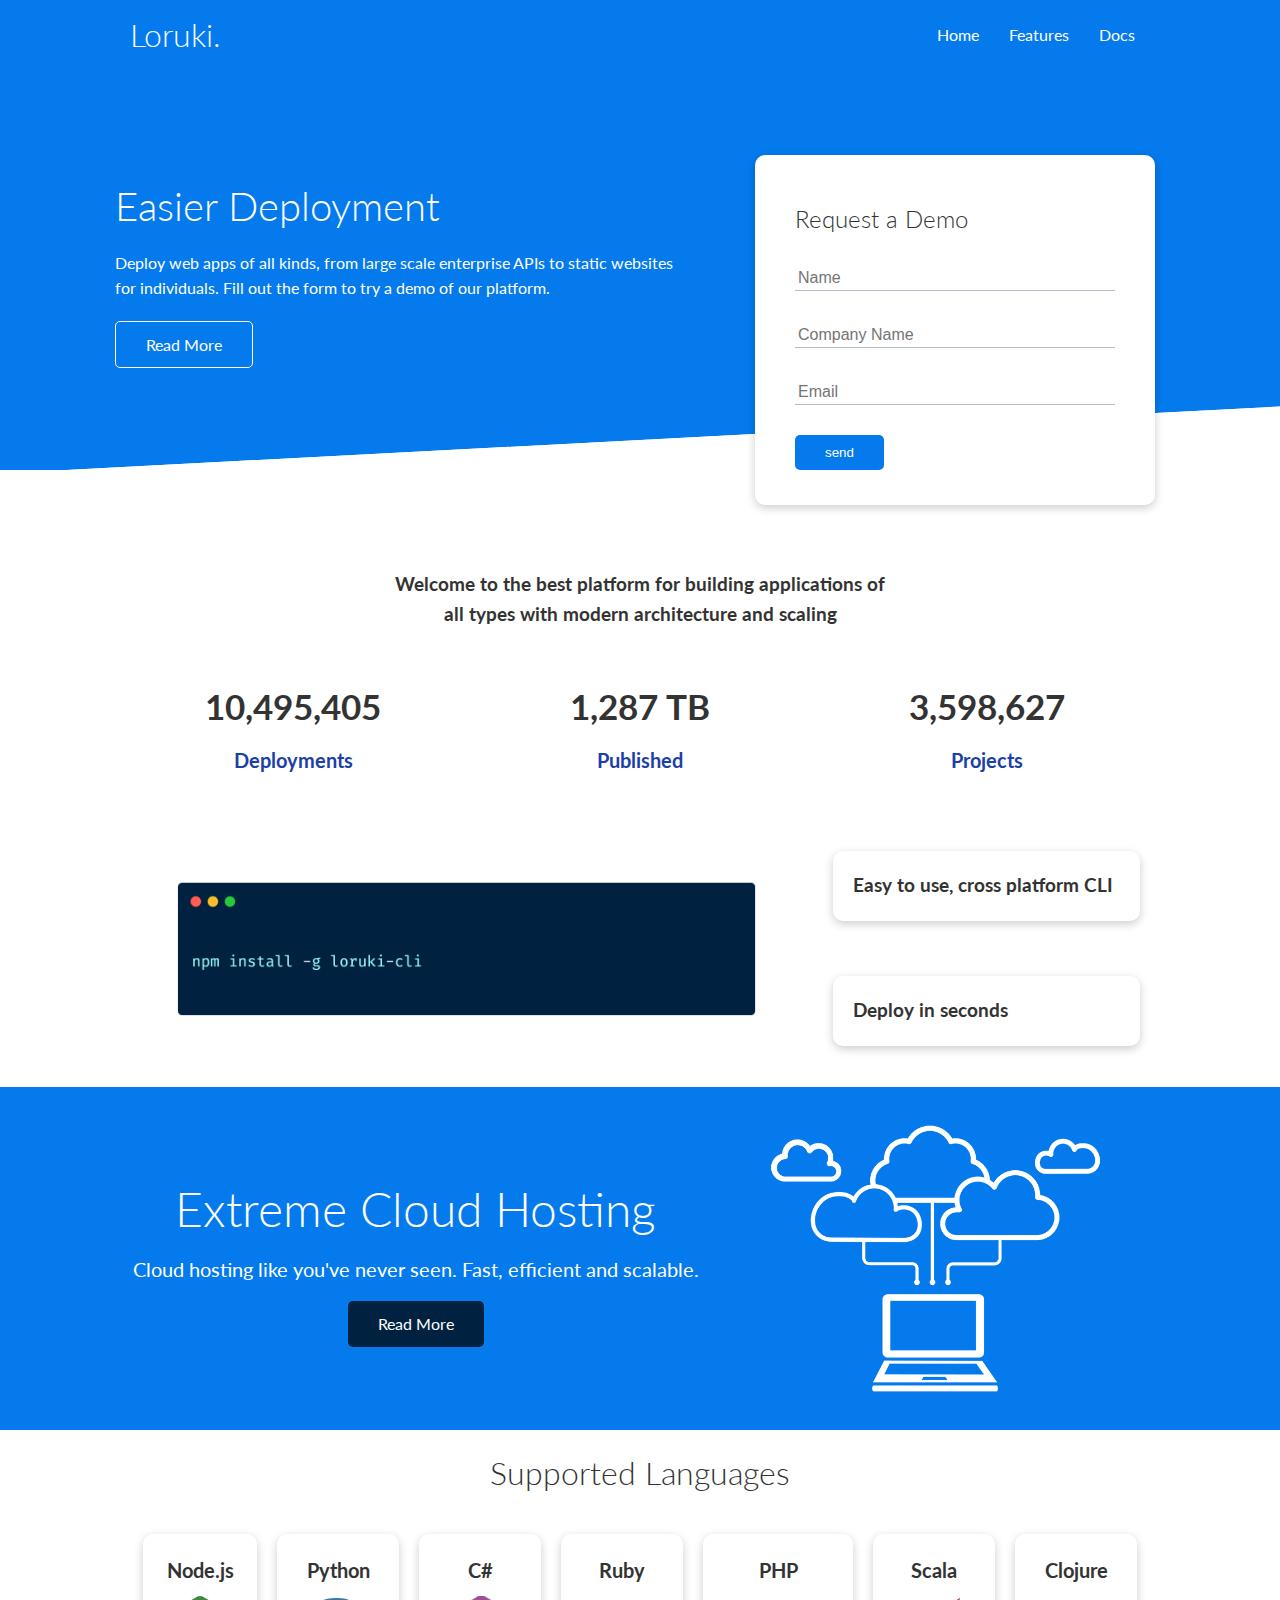
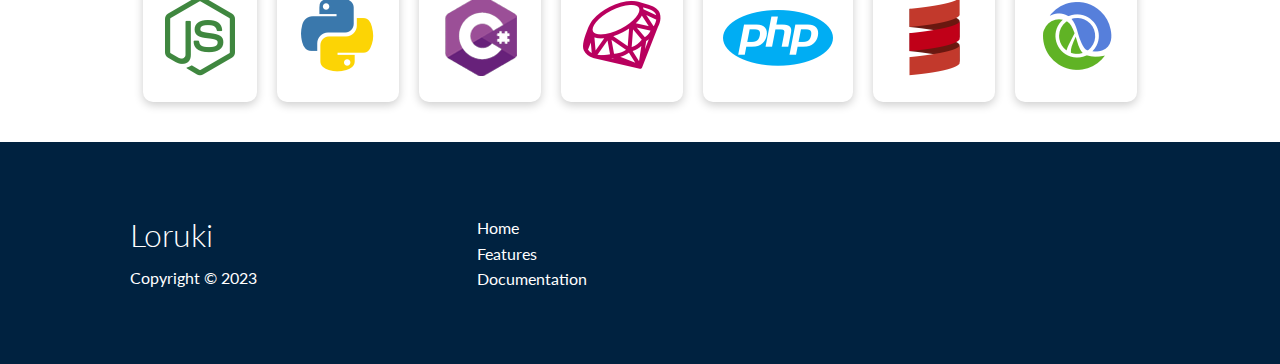
<file: index.html>
<!DOCTYPE html>
<html lang="en">
  <head>
    <meta charset="UTF-8" />
    <meta http-equiv="X-UA-Compatible" content="IE=edge" />
    <meta name="viewport" content="width=device-width, initial-scale=1.0" />
    <link rel="icon" href="./favicon.png" />
    <link rel="stylesheet" href="css/utilities.css" />
    <link rel="stylesheet" href="css/styles.css" />
    <link
      rel="stylesheet"
      href="https://cdnjs.cloudflare.com/ajax/libs/font-awesome/6.2.1/css/all.min.css"
      integrity="sha512-MV7K8+y+gLIBoVD59lQIYicR65iaqukzvf/nwasF0nqhPay5w/9lJmVM2hMDcnK1OnMGCdVK+iQrJ7lzPJQd1w=="
      crossorigin="anonymous"
      referrerpolicy="no-referrer"
    />
    <title>Loruki | Cloud Hosting For Everyone</title>
  </head>
  <body>
    <!-- Navbar -->
    <div class="navbar">
      <div class="container flex">
        <h1 class="logo">Loruki.</h1>
        <nav>
          <ul>
            <li><a href="index.html">Home</a></li>
            <li><a href="features.html">Features</a></li>
            <li><a href="docs.html">Docs</a></li>
          </ul>
        </nav>
      </div>
    </div>

    <!-- Showcase -->
    <section class="showcase">
      <div class="container grid">
        <div class="showcase-text">
          <h1>Easier Deployment</h1>
          <p>
            Deploy web apps of all kinds, from large scale enterprise APIs to
            static websites for individuals. Fill out the form to try a demo of
            our platform.
          </p>
          <a href="features.html" class="btn btn-outline">Read More</a>
        </div>

        <div class="showcase-form card">
          <h2>Request a Demo</h2>
          <form action="">
            <div class="form-control">
              <input type="text" name="name" placeholder="Name" required />
            </div>
            <div class="form-control">
              <input
                type="text"
                name="company"
                placeholder="Company Name"
                required
              />
            </div>
            <div class="form-control">
              <input type="email" name="email" placeholder="Email" required />
            </div>
            <input type="submit" value="send" class="btn btn-primary" />
          </form>
        </div>
      </div>
    </section>

    <!-- Stats -->
    <section class="stats">
      <div class="container">
        <h3 class="stats-heading text-center my-1">
          Welcome to the best platform for building applications of all types
          with modern architecture and scaling
        </h3>

        <div class="grid grid-3 text-center my-4">
          <div>
            <i class="fas fa-server fa-3x"></i>
            <h3>10,495,405</h3>
            <p class="text-secondary">Deployments</p>
          </div>
          <div>
            <i class="fas fa-upload fa-3x"></i>
            <h3>1,287 TB</h3>
            <p class="text-secondary">Published</p>
          </div>
          <div>
            <i class="fas fa-project-diagram fa-3x"></i>
            <h3>3,598,627</h3>
            <p class="text-secondary">Projects</p>
          </div>
        </div>
      </div>
    </section>

    <!-- Cli -->
    <section class="cli">
      <div class="container grid">
        <img src="images/cli.png" alt="" />
        <div class="card">
          <h3>Easy to use, cross platform CLI</h3>
        </div>
        <div class="card">
          <h3>Deploy in seconds</h3>
        </div>
      </div>
    </section>

    <!-- Cloud -->
    <section class="cloud bg-primary my-2 py-2">
      <div class="container grid">
        <div class="text-center">
          <h2 class="lg">Extreme Cloud Hosting</h2>
          <p class="lead my-1">
            Cloud hosting like you've never seen. Fast, efficient and scalable.
          </p>
          <a href="features.html" class="btn btn-dark">Read More</a>
        </div>
        <img src="images/cloud.png" alt="">
      </div>
    </section>

    <!-- Languages -->
    <section class="languages">
      <h2 class="md text-center my-2">Supported Languages</h2>
      <div class="container flex">
        <div class="card">
          <h4>Node.js</h4>
          <img src="images/logos/node.png" alt="">
        </div>
        <div class="card">
          <h4>Python</h4>
          <img src="images/logos/python.png" alt="">
        </div>
        <div class="card">
          <h4>C#</h4>
          <img src="images/logos/csharp.png" alt="">
        </div>
        <div class="card">
          <h4>Ruby</h4>
          <img src="images/logos/ruby.png" alt="">
        </div>
        <div class="card">
          <h4>PHP</h4>
          <img src="images/logos/php.png" alt="">
        </div>
        <div class="card">
          <h4>Scala</h4>
          <img src="images/logos/scala.png" alt="">
        </div>
        <div class="card">
          <h4>Clojure</h4>
          <img src="images/logos/clojure.png" alt="">
        </div>
      </div>
    </section>

    <!-- Footer -->
    <footer class="footer bg-dark py-5">
      <div class="container grid grid-3">
        <div>
          <h1>Loruki</h1>
          <p>Copyright &copy; 2023</p>
        </div>
        <nav>
          <ul>
            <li><a href="index.html">Home</a></li>
            <li><a href="features.html">Features</a></li>
            <li><a href="docs.html">Documentation</a></li>
          </ul>
        </nav>
        <div class="social">
          <a href="#"><i class="fab fa-github fa-2x"></i></a>
          <a href="#"><i class="fab fa-facebook fa-2x"></i></a>
          <a href="#"><i class="fab fa-instagram fa-2x"></i></a>
          <a href="#"><i class="fab fa-twitter fa-2x"></i></a>
        </div>
      </div>
    </footer>
  </body>
</html>
</file>
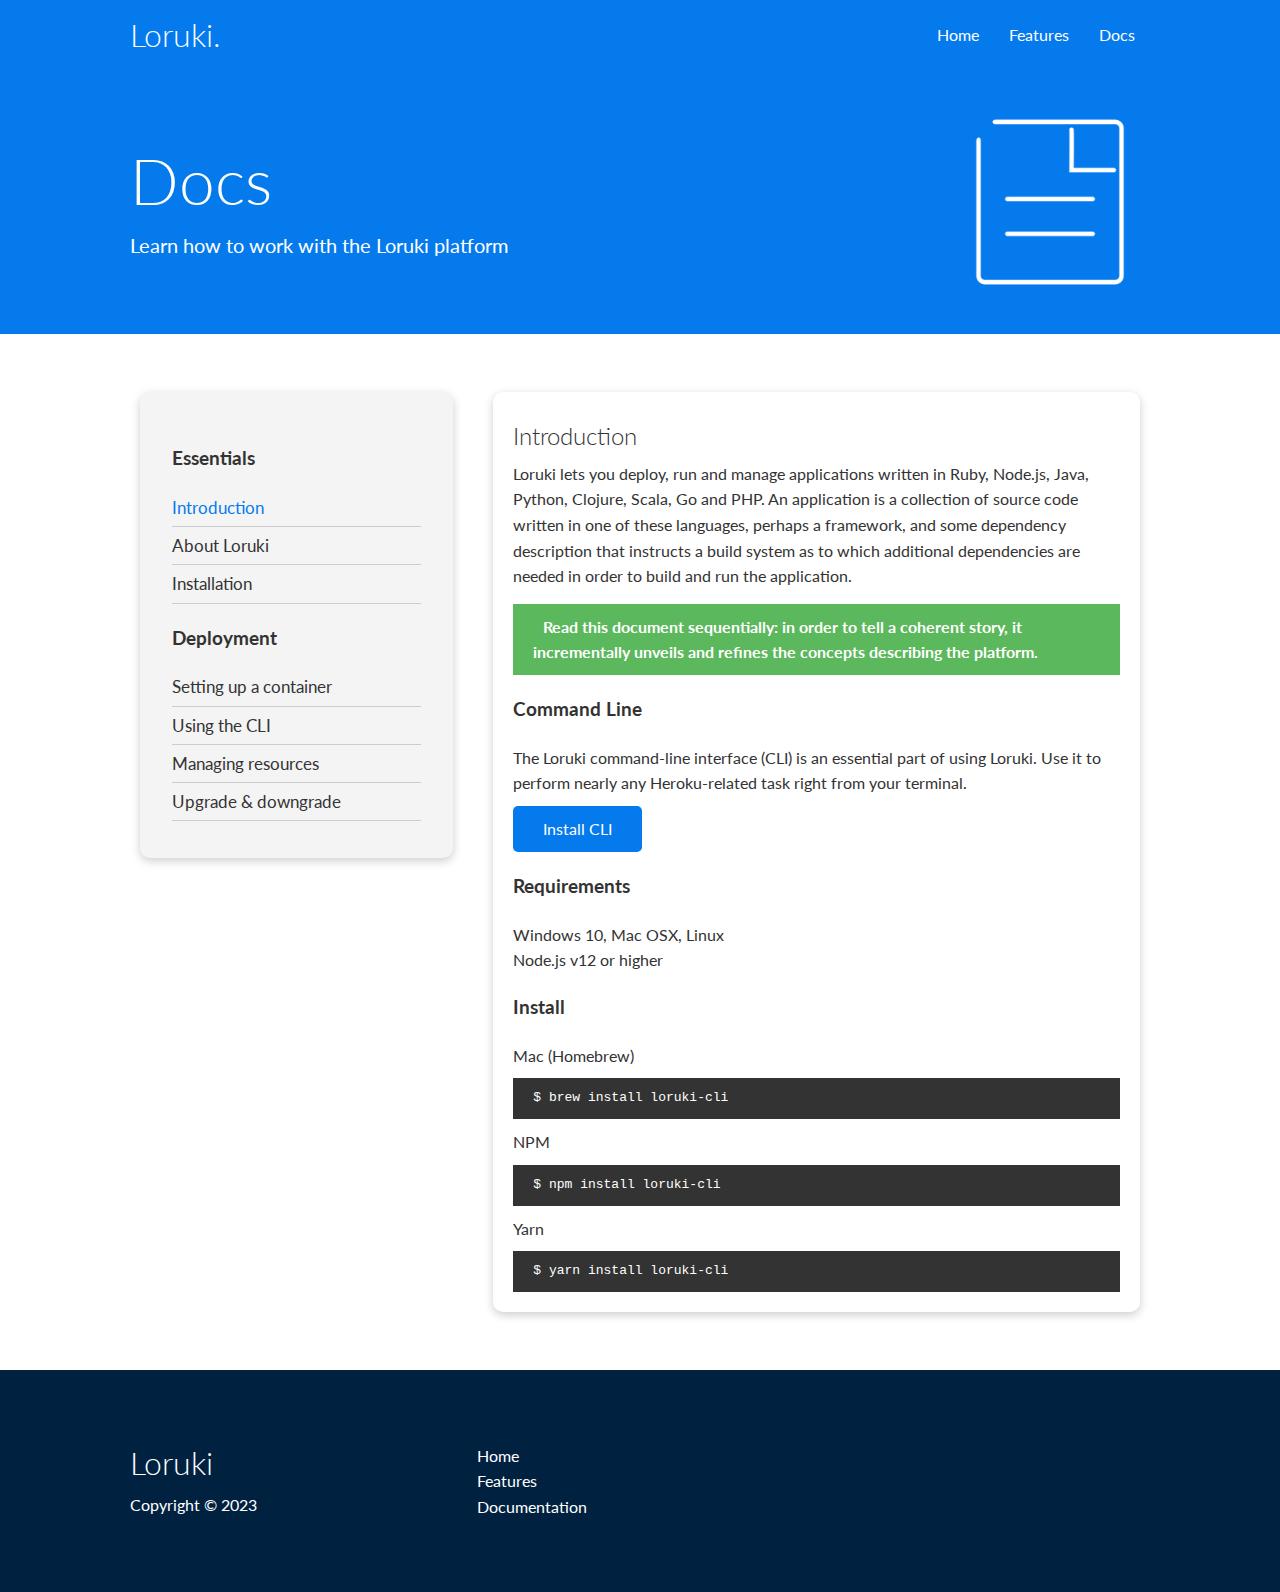
<file: docs.html>
<!DOCTYPE html>
<html lang="en">
  <head>
    <meta charset="UTF-8" />
    <meta http-equiv="X-UA-Compatible" content="IE=edge" />
    <meta name="viewport" content="width=device-width, initial-scale=1.0" />
    <link rel="icon" href="./favicon.png" />
    <link rel="stylesheet" href="css/utilities.css" />
    <link rel="stylesheet" href="css/styles.css" />
    <link
      rel="stylesheet"
      href="https://cdnjs.cloudflare.com/ajax/libs/font-awesome/6.2.1/css/all.min.css"
      integrity="sha512-MV7K8+y+gLIBoVD59lQIYicR65iaqukzvf/nwasF0nqhPay5w/9lJmVM2hMDcnK1OnMGCdVK+iQrJ7lzPJQd1w=="
      crossorigin="anonymous"
      referrerpolicy="no-referrer"
    />
    <title>Loruki | Cloud Hosting For Everyone</title>
  </head>
  <body>
    <!-- Navbar -->
    <div class="navbar">
      <div class="container flex">
        <h1 class="logo">Loruki.</h1>
        <nav>
          <ul>
            <li><a href="index.html">Home</a></li>
            <li><a href="features.html">Features</a></li>
            <li><a href="docs.html">Docs</a></li>
          </ul>
        </nav>
      </div>
    </div>

    <!-- Head -->
    <section class="docs-head bg-primary py-3">
      <div class="container grid">
        <div>
          <h1 class="xl">Docs</h1>
          <p class="lead">
            Learn how to work with the Loruki platform
          </p>
        </div>
        <img src="images/docs.png" alt="">
      </div>
    </section>

    <!-- Docs main -->
    <section class="docs-main my-4">
      <div class="container grid">
        <div class="card bg-light p-3">
          <h3 class="my-2">Essentials</h3>
          <nav>
            <ul>
              <li><a class="text-primary" href="#">Introduction</a></li>
              <li><a href="#">About Loruki</a></li>
              <li><a href="#">Installation</a></li>
            </ul>
          </nav>

          <h3 class="my-2">Deployment</h3>
          <nav>
            <ul>
              <li><a href="#">Setting up a container</a></li>
							<li><a href="#">Using the CLI</a></li>
							<li><a href="#">Managing resources</a></li>
							<li><a href="#">Upgrade & downgrade</a></li>
            </ul>
          </nav>
        </div>
        <div class="card">
          <h2>Introduction</h2>
          <p>Loruki lets you deploy, run and manage applications written in Ruby, Node.js, Java, Python, Clojure, Scala, Go and PHP. An application is a collection of source code written in one of these languages, perhaps a framework, and some dependency description that instructs a build system as to which additional dependencies are needed in order to build and run the application.</p>
          <div class="alert alert-success">
            <i class="fas fa-info"></i>Read this document sequentially: in order to tell a coherent story, it incrementally unveils and refines the concepts describing the platform.
          </div>
          <h3>Command Line</h3>
          <p>The Loruki command-line interface (CLI) is an essential part of using Loruki. Use it to perform nearly any Heroku-related task right from your terminal.</p>
          <a href="#" class="btn btn-primary">Install CLI</a>
          <h3>Requirements</h3>
          <ul>
            <li>Windows 10, Mac OSX, Linux</li>
            <li>Node.js v12 or higher</li>
          </ul>
          <h3>Install</h3>
          <p>Mac (Homebrew)</p>
          <pre><code>$ brew install loruki-cli</code></pre>
          <p>NPM</p>
          <pre><code>$ npm install loruki-cli</code></pre>
          <p>Yarn</p>
          <pre><code>$ yarn install loruki-cli</code></pre>
        </div>
      </div>
    </section>

    <!-- Footer -->
    <footer class="footer bg-dark py-5">
      <div class="container grid grid-3">
        <div>
          <h1>Loruki</h1>
          <p>Copyright &copy; 2023</p>
        </div>
        <nav>
          <ul>
            <li><a href="index.html">Home</a></li>
            <li><a href="features.html">Features</a></li>
            <li><a href="docs.html">Documentation</a></li>
          </ul>
        </nav>
        <div class="social">
          <a href="#"><i class="fab fa-github fa-2x"></i></a>
          <a href="#"><i class="fab fa-facebook fa-2x"></i></a>
          <a href="#"><i class="fab fa-instagram fa-2x"></i></a>
          <a href="#"><i class="fab fa-twitter fa-2x"></i></a>
        </div>
      </div>
    </footer>
  </body>
</html>
</file>
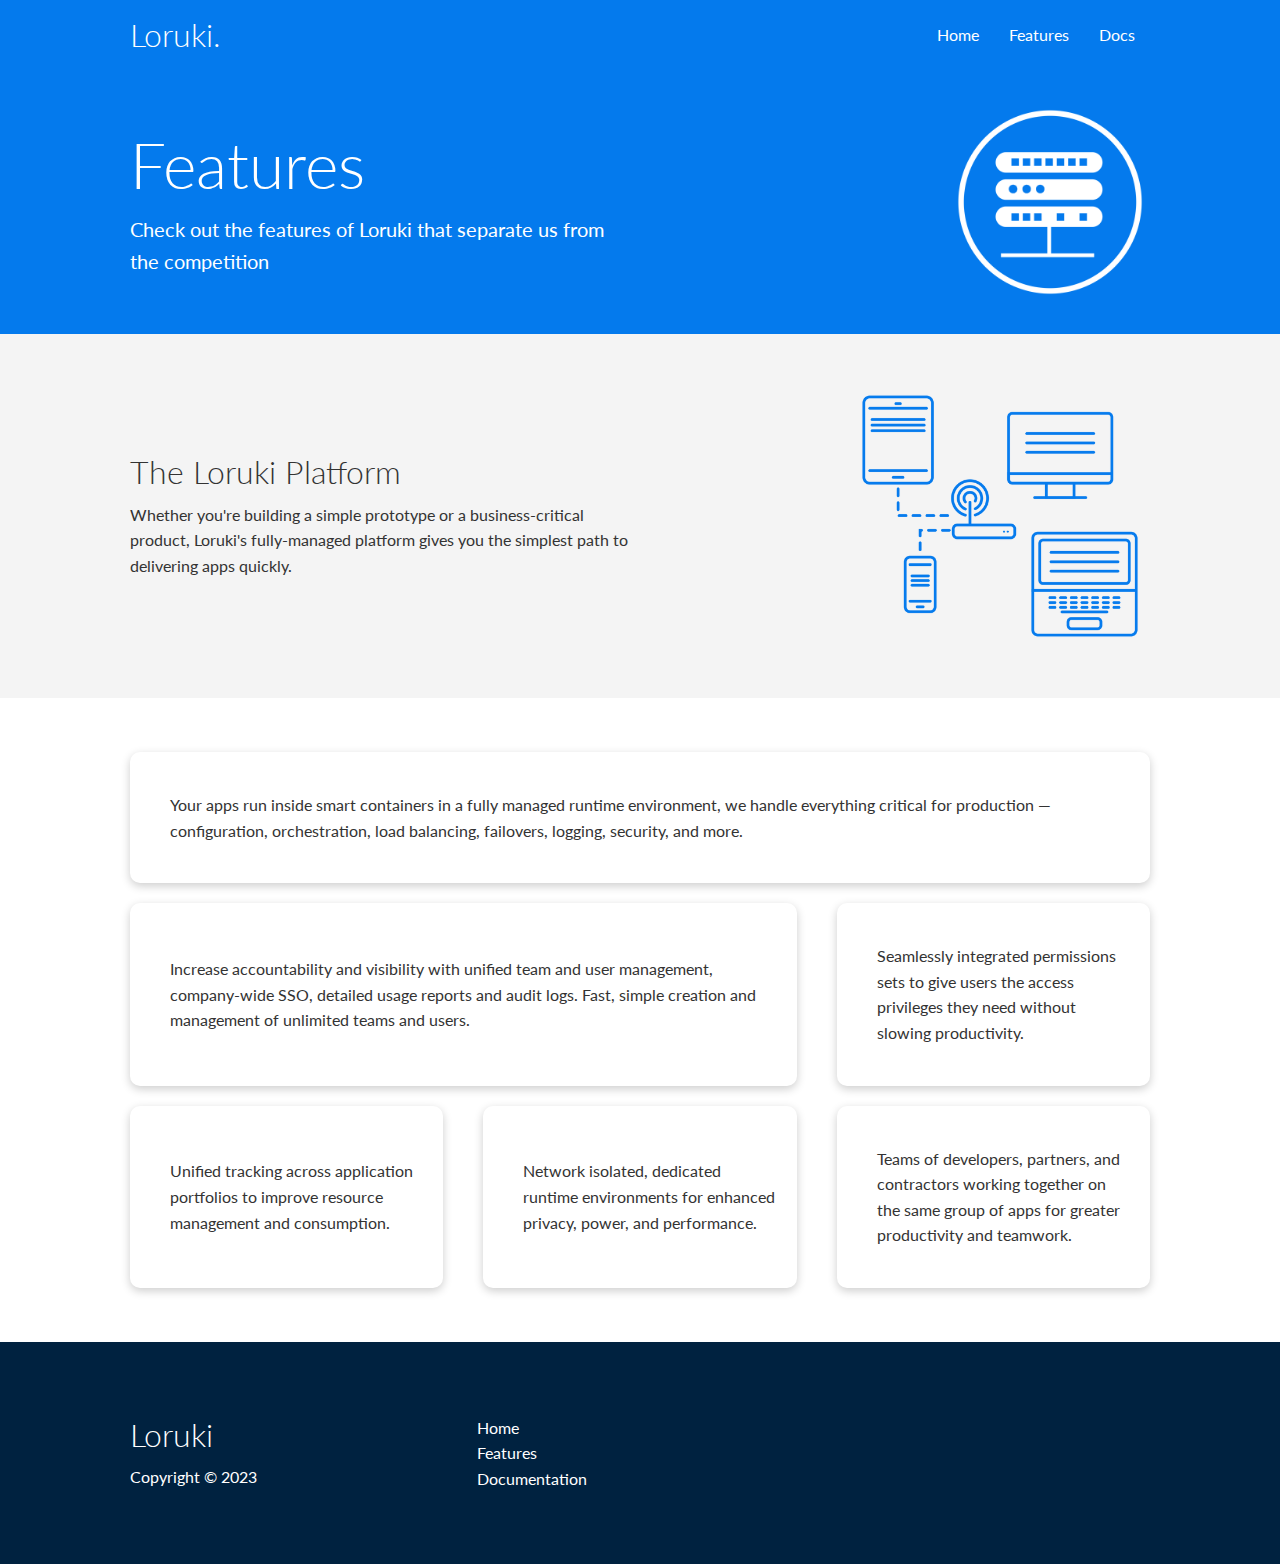
<file: features.html>
<!DOCTYPE html>
<html lang="en">
  <head>
    <meta charset="UTF-8" />
    <meta http-equiv="X-UA-Compatible" content="IE=edge" />
    <meta name="viewport" content="width=device-width, initial-scale=1.0" />
    <link rel="icon" href="./favicon.png" />
    <link rel="stylesheet" href="css/utilities.css" />
    <link rel="stylesheet" href="css/styles.css" />
    <link
      rel="stylesheet"
      href="https://cdnjs.cloudflare.com/ajax/libs/font-awesome/6.2.1/css/all.min.css"
      integrity="sha512-MV7K8+y+gLIBoVD59lQIYicR65iaqukzvf/nwasF0nqhPay5w/9lJmVM2hMDcnK1OnMGCdVK+iQrJ7lzPJQd1w=="
      crossorigin="anonymous"
      referrerpolicy="no-referrer"
    />
    <title>Loruki | Cloud Hosting For Everyone</title>
  </head>
  <body>
    <!-- Navbar -->
    <div class="navbar">
      <div class="container flex">
        <h1 class="logo">Loruki.</h1>
        <nav>
          <ul>
            <li><a href="index.html">Home</a></li>
            <li><a href="features.html">Features</a></li>
            <li><a href="docs.html">Docs</a></li>
          </ul>
        </nav>
      </div>
    </div>

    <!-- Head -->
    <section class="features-head bg-primary py-3">
      <div class="container grid">
        <div>
          <h1 class="xl">Features</h1>
          <p class="lead">
            Check out the features of Loruki that separate us from the
            competition
          </p>
        </div>
        <img src="images/server.png" alt="">
      </div>
    </section>

    <!-- Sub head -->
    <section class="features-sub-head bg-light py-3">
      <div class="container grid">
        <div>
          <h1 class="md">The Loruki Platform</h1>
          <p>
            Whether you're building a simple prototype or a business-critical product, Loruki's fully-managed platform gives you the simplest path to delivering apps quickly.
          </p>
        </div>
        <img src="images/server2.png" alt="">
      </div>
      </div>
    </section>

    <section class="features-main my-2">
      <div class="container grid grid-3">
        <div class="card flex">
          <i class="fas fa-server fa-3x"></i>
          <p>Your apps run inside smart containers in a fully managed runtime environment, we handle everything critical for production — configuration, orchestration, load balancing, failovers, logging, security, and more.</p>
        </div>
        <div class="card flex">
          <i class="fas fa-network-wired fa-3x"></i>
          <p>Increase accountability and visibility with unified team and user management, company-wide SSO, detailed usage reports and audit logs. Fast, simple creation and management of unlimited teams and users.</p>
        </div>
        <div class="card flex">
          <i class="fas fa-laptop-code fa-3x"></i>
          <p>Seamlessly integrated permissions sets to give users the access privileges they need without slowing productivity.</p>
        </div>
        <div class="card flex">
          <i class="fas fa-database fa-3x"></i>
          <p>Unified tracking across application portfolios to improve resource management and consumption.</p>
        </div>
        <div class="card flex">
          <i class="fas fa-power-off fa-3x"></i>
          <p>Network isolated, dedicated runtime environments for enhanced privacy, power, and performance.</p>
        </div>
        <div class="card flex">
          <i class="fas fa-upload fa-3x"></i>
          <p>Teams of developers, partners, and contractors working together on the same group of apps for greater productivity and teamwork.</p>
        </div>
      </div>
    </section>

    <!-- Footer -->
    <footer class="footer bg-dark py-5">
      <div class="container grid grid-3">
        <div>
          <h1>Loruki</h1>
          <p>Copyright &copy; 2023</p>
        </div>
        <nav>
          <ul>
            <li><a href="index.html">Home</a></li>
            <li><a href="features.html">Features</a></li>
            <li><a href="docs.html">Documentation</a></li>
          </ul>
        </nav>
        <div class="social">
          <a href="#"><i class="fab fa-github fa-2x"></i></a>
          <a href="#"><i class="fab fa-facebook fa-2x"></i></a>
          <a href="#"><i class="fab fa-instagram fa-2x"></i></a>
          <a href="#"><i class="fab fa-twitter fa-2x"></i></a>
        </div>
      </div>
    </footer>
  </body>
</html>
</file>
<file: css/utilities.css>
.container {
  max-width: 1100px;
  margin: 0 auto;
  padding: 0 40px;
}

.flex {
  display: flex;
  justify-content: center;
  align-items: center;
  height: 100%;
}

.grid {
  display: grid;
  grid-template-columns: repeat(2, 1fr);
  gap: 20px;
  justify-content: center;
  align-items: center;
  height: 100%;
}

.grid-3 {
  grid-template-columns: repeat(3, 1fr);
}

.text-center {
  text-align: center;
}

/* Alert */
.alert {
  background-color: var(--light-color);
  padding: 10px 20px;
  font-weight: bold;
  margin: 15px 0;
}

.alert i {
  margin-right: 10px;
}

.alert-success {
  background-color: var(--success-color);
  color: #fff;
}

.alert-error {
  background-color: var(--error-color);
  color: #fff;
}

/* Text sizes */
.lead {
  font-size: 20px;
}

.sm {
  font-size: 1rem;
}

.md {
  font-size: 2rem;
}

.lg {
  font-size: 3rem;
}

.xl {
  font-size: 4rem;
}

.card {
  background-color: white;
  color: #333;
  border-radius: 10px;
  box-shadow: 0 3px 10px rgba(0, 0, 0, 0.2);
  padding: 20px;
  margin: 10px;
}

.btn {
  display: inline-block;
  padding: 10px 30px;
  cursor: pointer;
  background: var(--primary-color);
  border: none;
  border-radius: 5px;
  color: #fff;
}

.btn-outline {
  background-color: transparent;
  border: 1px solid white;
}

.btn:hover {
  transform: scale(0.98);
}

/* Background & colored btn */
.bg-primary,
.btn-primary {
  background-color: var(--primary-color);
  color: white;
}

.bg-secondary,
.btn-secondary {
  background-color: var(--secondary-color);
  color: white;
}

.bg-dark,
.btn-dark {
  background-color: var(--dark-color);
  color: white;
}

.bg-light,
.btn-light {
  background-color: var(--light-color);
  color: #333;
}

.bg-primary a,
.btn-primary a,
.bg-secondary a,
.btn-secondary a,
.bg-dark a,
.btn-dark a {
  color: #fff;
}

/* Text color */
.text-primary {
  color: var(--primary-color);
}

.text-secondary {
  color: var(--secondary-color);
}

.text-dark {
  color: var(--dark-color);
}

.text-light {
  color: var(--light-color);
}

/* Margin */
.my-1 {
  margin: 1rem 0;
}

.my-2 {
  margin: 1.5rem 0;
}

.my-3 {
  margin: 2rem 0;
}

.my-4 {
  margin: 3rem 0;
}

.my-5 {
  margin: 4rem 0;
}

.m-1 {
  margin: 1rem;
}

.m-2 {
  margin: 1.5rem;
}

.m-3 {
  margin: 2rem;
}

.m-4 {
  margin: 3rem;
}

.m-5 {
  margin: 4rem;
}

/* Padding */
.py-1 {
  padding: 1rem 0;
}

.py-2 {
  padding: 1.5rem 0;
}

.py-3 {
  padding: 2rem 0;
}

.py-4 {
  padding: 3rem 0;
}

.py-5 {
  padding: 4rem 0;
}

.p-1 {
  padding: 1rem;
}

.p-2 {
  padding: 1.5rem;
}

.p-3 {
  padding: 2rem;
}

.p-4 {
  padding: 3rem;
}

.p-5 {
  padding: 4rem;
}
</file>
<file: css/styles.css>
@import url("https://fonts.googleapis.com/css2?family=Lato:wght@300&display=swap");

:root {
  --primary-color: #047aed;
  --secondary-color: #1c3fa8;
  --dark-color: #002240;
  --light-color: #f4f4f4;
  --success-color: #5cb85c;
  --error-color: #d9534f;
}

* {
  box-sizing: border-box;
  padding: 0;
  margin: 0;
}

body {
  font-family: "Lato", sans-serif;
  line-height: 1.6;
  color: #333;
}

ul {
  list-style-type: none;
}

a {
  text-decoration: none;
  color: #333;
}

h1,
h2 {
  font-weight: 300;
  line-height: 1.2;
  margin: 10px 0;
}

p {
  margin: 10px 0;
}

img {
  width: 100%;
}

code,
pre {
  background: #333;
  color: #fff;
  padding: 10px;
}

/* Navbar */

.navbar {
  background-color: var(--primary-color);
  color: white;
  height: 70px;
}

.navbar .flex {
  justify-content: space-between;
}

.navbar ul {
  display: flex;
}

.navbar a {
  color: white;
  padding: 10px;
  margin: 0 5px;
}

.navbar a:hover {
  border-bottom: 2px solid white;
}

/* Showcase */
.showcase {
  background-color: var(--primary-color);
  color: white;
  height: 400px;
  position: relative;
}

.showcase h1 {
  font-size: 40px;
}

.showcase p {
  margin: 20px 0;
}

.showcase .grid {
  grid-template-columns: 55% 45%;
  gap: 30px;
}

.showcase-text {
  animation: slideInFromLeft 1s ease-in;
}

.showcase-form {
  position: relative;
  top: 60px;
  height: 350px;
  width: 400px;
  padding: 40px;
  z-index: 100;
  justify-self: flex-end;
  animation: slideInFromRight 1s ease-in;
}

.showcase-form .form-control {
  margin: 30px 0;
}

.showcase-form input[type="text"],
.showcase-form input[type="email"] {
  border: 0;
  border-bottom: 1px solid #b4becb;
  width: 100%;
  padding: 3px;
  font-size: 16px;
}

.showcase-form input:focus {
  outline: none;
}

.showcase::before,
.showcase::after {
  content: "";
  position: absolute;
  height: 100px;
  bottom: -70px;
  right: 0;
  left: 0;
  background-color: white;
  transform: skewY(-3deg);
}

/* Stats */
.stats {
  padding-top: 100px;
  animation: slideInFromBottom 1s ease-in;
}

.stats-heading {
  max-width: 500px;
  margin: auto;
}

.stats .grid h3 {
  font-size: 35px;
}

.stats .grid p {
  font-size: 20px;
  font-weight: bold;
}

/* Cli */
.cli .grid {
  grid-template-columns: repeat(3, 1fr);
  grid-template-rows: repeat(2, 1fr);
}

.cli .grid > *:first-child {
  grid-column: 1 / span 2;
  grid-row: 1 / span 2;
}

/* Cloud */
.cloud .grid {
  grid-template-columns: 4fr 3fr;
}

/* Languages */
.languages .flex {
  flex-wrap: wrap;
}

.languages .card {
  text-align: center;
  margin: 18px 10px 40px;
  transition: transform 0.2s ease-in;
}

.languages .card h4 {
  font-size: 20px;
  margin-bottom: 10px;
}

.languages .card:hover {
  transform: translateY(-15px);
}

/* Features */
.features-head img,
.docs-head img {
  width: 200px;
  justify-self: flex-end;
}

.features-sub-head img {
  width: 300px;
  justify-self: flex-end;
}

.features-main .card > i {
  margin-right: 20px;
}

.features-main .grid {
  padding: 30px;
}

.features-main .grid > *:first-child {
  grid-column: 1 / span 3;
}

.features-main .grid > *:nth-child(2) {
  grid-column: 1 / span 2;
}

/* Docs */
.docs-main h3 {
  margin: 20px 0;
}

.docs-main .grid {
  grid-template-columns: 1fr 2fr;
  align-items: flex-start;
}

.docs-main nav li {
  font-size: 17px;
  padding-bottom: 5px;
  margin-bottom: 5px;
  border-bottom: 1px solid #ccc;
}

.docs-main a:hover {
  font-weight: bold;
}

/* Footer */
.footer .social a {
  margin: 0 10px;
}

/* Animation */
@keyframes slideInFromLeft {
  0% {
    transform: translateX(-100%);
  }

  100% {
    transform: translateX(0);
  }
}

@keyframes slideInFromRight {
  0% {
    transform: translateX(100%);
  }

  100% {
    transform: translateX(0);
  }
}

@keyframes slideInFromTop {
  0% {
    transform: translateY(-100%);
  }

  100% {
    transform: translateX(0);
  }
}

@keyframes slideInFromBottom {
  0% {
    transform: translateY(100%);
  }

  100% {
    transform: translateX(0);
  }
}

/* Tablets and under */
@media (max-width: 908px) {
  .grid,
  .showcase .grid,
  .stats .grid,
  .cli .grid,
  .cloud .grid,
  .features-main .grid,
  .docs-main .grid {
    grid-template-columns: 1fr;
    grid-template-rows: 1fr;
  }

  .showcase {
    height: auto;
  }

  .showcase-text {
    text-align: center;
    margin-top: 40px;
    animation: slideInFromTop 1s ease-in;
  }

  .showcase-form {
    justify-self: center;
    margin: auto;
    animation: slideInFromBottom 1s ease-in;
  }

  .cli .grid > *:first-child {
    grid-column: 1;
    grid-row: 1;
  }

  .features-head,
  .features-sub-head,
  .docs-head {
    text-align: center;
  }

  .features-head img,
  .features-sub-head img,
  .docs-head img {
    justify-self: center;
  }

  .features-main .grid > *:first-child,
  .features-main .grid > *:nth-child(2) {
    grid-column: 1;
  }
}

/* Mobile */
@media (max-width: 500px) {
  .navbar {
    height: 110px;
  }

  .navbar .flex {
    flex-direction: column;
  }

  .navbar ul {
    padding: 10px;
    background-color: rgba(0, 0, 0, 0.1);
  }

  .showcase-form {
    width: 300px;
  }
}
</file>
